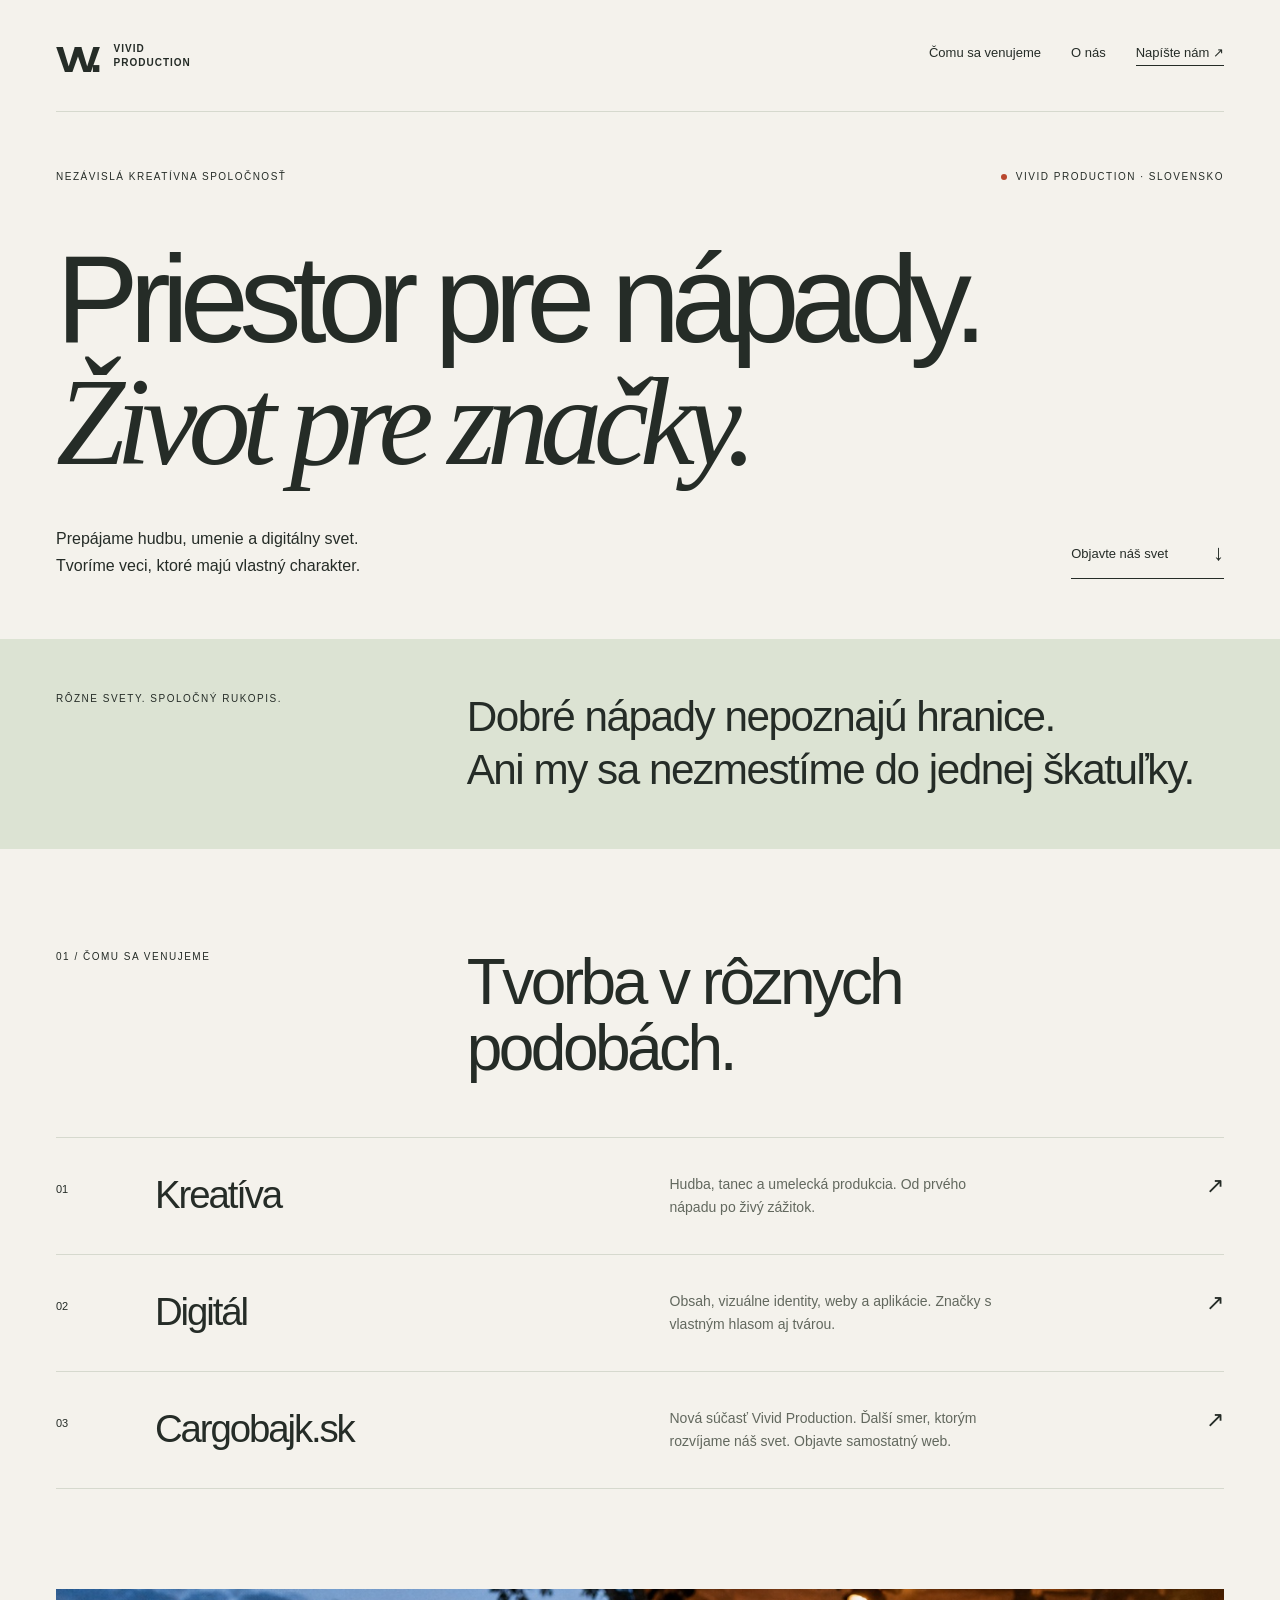
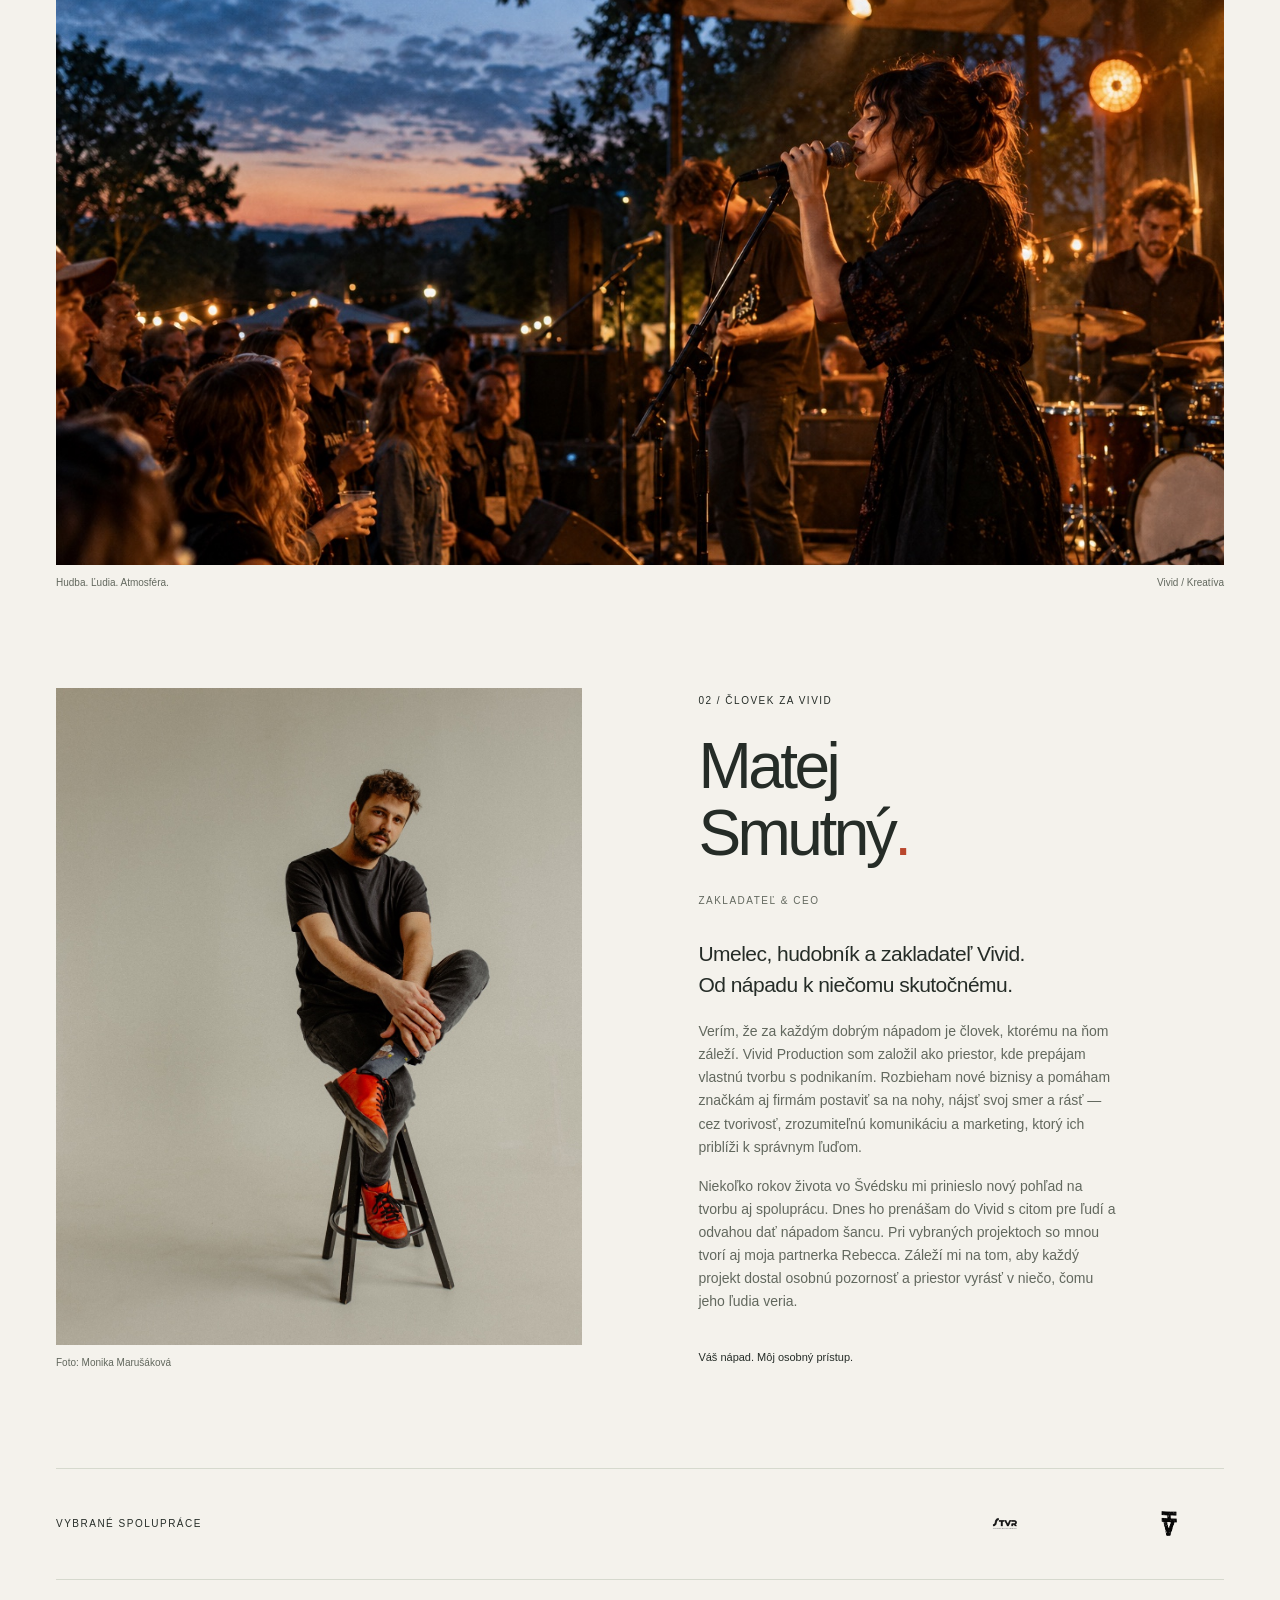
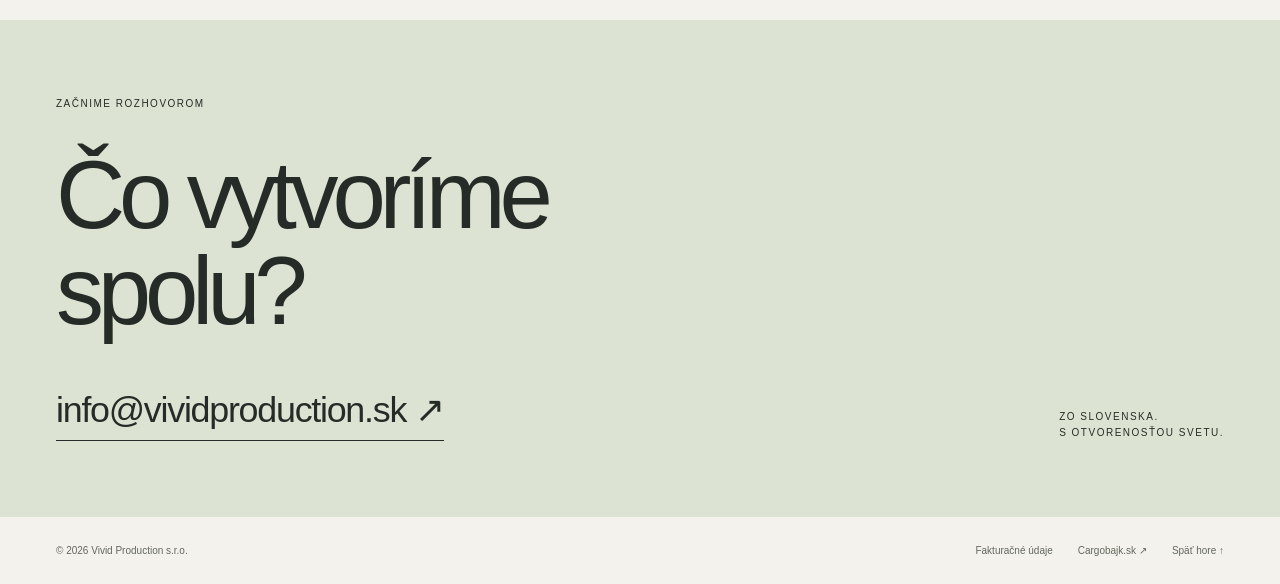
<file: index.html>
<!doctype html>
<html lang="sk"><head><meta charset="utf-8"><meta name="viewport" content="width=device-width, initial-scale=1"><meta name="theme-color" content="#f4f2ec"><meta name="description" content="Nezávislá kreatívna spoločnosť. Hudba, umenie, obsah, weby a aplikácie. Objavte svet Vivid Production a Cargobajk.sk."><title>Vivid Production — Kreatíva. Digitál. Nové smery.</title><link rel="icon" href="assets/favicon.svg" type="image/svg+xml"><link rel="stylesheet" href="vivid.css"></head><body id="top"><a class="skip" href="#main">Prejsť na obsah</a><div class="wrap"><header class="header"><a class="brand" href="index.html" aria-label="Vivid Production — domov"><span class="brand-mark" aria-hidden="true">vv.</span><span class="brand-name">VIVID<br>PRODUCTION</span></a><nav class="nav" aria-label="Hlavná navigácia"><a href="index.html#oblasti">Čomu sa venujeme</a><a href="index.html#o-nas">O nás</a><a class="contact-link" href="#kontakt">Napíšte nám ↗</a></nav></header></div><main id="main"><div class="wrap"><section class="hero"><div class="hero-top"><span class="eyebrow">Nezávislá kreatívna spoločnosť</span><span class="eyebrow status"><span class="dot" aria-hidden="true"></span>Vivid Production · Slovensko</span></div><h1>Priestor pre nápady.<br><em>Život pre značky.</em></h1><div class="hero-bottom"><p>Prepájame hudbu, umenie a digitálny svet.<br>Tvoríme veci, ktoré majú vlastný charakter.</p><a class="text-link" href="#oblasti">Objavte náš svet <span class="arrow" aria-hidden="true">↓</span></a></div></section></div>
<section class="manifesto"><div class="wrap manifesto-inner"><span class="eyebrow">Rôzne svety. Spoločný rukopis.</span><p>Dobré nápady nepoznajú hranice.<br>Ani my sa nezmestíme do jednej škatuľky.</p></div></section>
<div class="wrap"><section class="section" id="oblasti"><div class="section-head"><span class="eyebrow">01 / Čomu sa venujeme</span><h2>Tvorba v rôznych<br>podobách.</h2></div><div class="fields"><a class="field" href="kreativa.html"><span class="number">01</span><h3>Kreatíva</h3><p>Hudba, tanec a umelecká produkcia. Od prvého nápadu po živý zážitok.</p><span class="arrow" aria-hidden="true">↗</span></a><a class="field" href="digital.html"><span class="number">02</span><h3>Digitál</h3><p>Obsah, vizuálne identity, weby a aplikácie. Značky s vlastným hlasom aj tvárou.</p><span class="arrow" aria-hidden="true">↗</span></a><a class="field" href="https://cargobajk.sk"><span class="number">03</span><h3>Cargobajk.sk</h3><p>Nová súčasť Vivid Production. Ďalší smer, ktorým rozvíjame náš svet. Objavte samostatný web.</p><span class="arrow" aria-hidden="true">↗</span></a></div></section>
<figure><img class="wide-image" src="vivid-concert.jpg" width="1536" height="1024" alt="Komorný koncert pod holým nebom — speváčka s kapelou" loading="lazy"><figcaption class="image-caption"><span>Hudba. Ľudia. Atmosféra.</span><span>Vivid / Kreatíva</span></figcaption></figure>
<section class="section founder" id="o-nas"><figure><img src="assets/matej-smutny-monika-marusakova.jpg" alt="Matej Smutný, zakladateľ Vivid Production, sedí na vysokej stoličke" width="1200" height="1800" loading="lazy"><figcaption>Foto: Monika Marušáková</figcaption></figure><div><span class="eyebrow">02 / Človek za Vivid</span><h2>Matej<br>Smutný<span style="color:var(--accent)">.</span></h2><span class="eyebrow muted">Zakladateľ &amp; CEO</span><p class="intro">Umelec, hudobník a zakladateľ Vivid.<br>Od nápadu k niečomu skutočnému.</p><p class="bio">Verím, že za každým dobrým nápadom je človek, ktorému na ňom záleží. Vivid Production som založil ako priestor, kde prepájam vlastnú tvorbu s podnikaním. Rozbieham nové biznisy a pomáham značkám aj firmám postaviť sa na nohy, nájsť svoj smer a rásť — cez tvorivosť, zrozumiteľnú komunikáciu a marketing, ktorý ich priblíži k správnym ľuďom.</p><p class="bio" style="margin-top:16px">Niekoľko rokov života vo Švédsku mi prinieslo nový pohľad na tvorbu aj spoluprácu. Dnes ho prenášam do Vivid s citom pre ľudí a odvahou dať nápadom šancu. Pri vybraných projektoch so mnou tvorí aj moja partnerka Rebecca. Záleží mi na tom, aby každý projekt dostal osobnú pozornosť a priestor vyrásť v niečo, čomu jeho ľudia veria.</p><p class="signature">Váš nápad. Môj osobný prístup.</p></div></section>
<section class="partners" aria-label="Vybrané spolupráce"><span class="eyebrow">Vybrané spolupráce</span><div class="partner-logos"><img src="stvr.png" alt="STVR" loading="lazy"><img src="vividhues.png" alt="Vivid Hues" loading="lazy"></div></section></div><section class="contact" id="kontakt"><div class="wrap"><div class="eyebrow">Začnime rozhovorom</div><h2>Čo vytvoríme<br>spolu?</h2><div class="contact-bottom"><a class="contact-email" href="mailto:info@vividproduction.sk">info@vividproduction.sk ↗</a><span class="eyebrow">Zo Slovenska.<br>S otvorenosťou svetu.</span></div></div></section></main><div class="wrap"><footer class="footer"><span>© 2026 Vivid Production s.r.o.</span><div class="footer-links"><a href="fakturacne-udaje.html">Fakturačné údaje</a><a href="https://cargobajk.sk">Cargobajk.sk ↗</a><a href="#top">Späť hore ↑</a></div></footer></div></body></html>
</file>
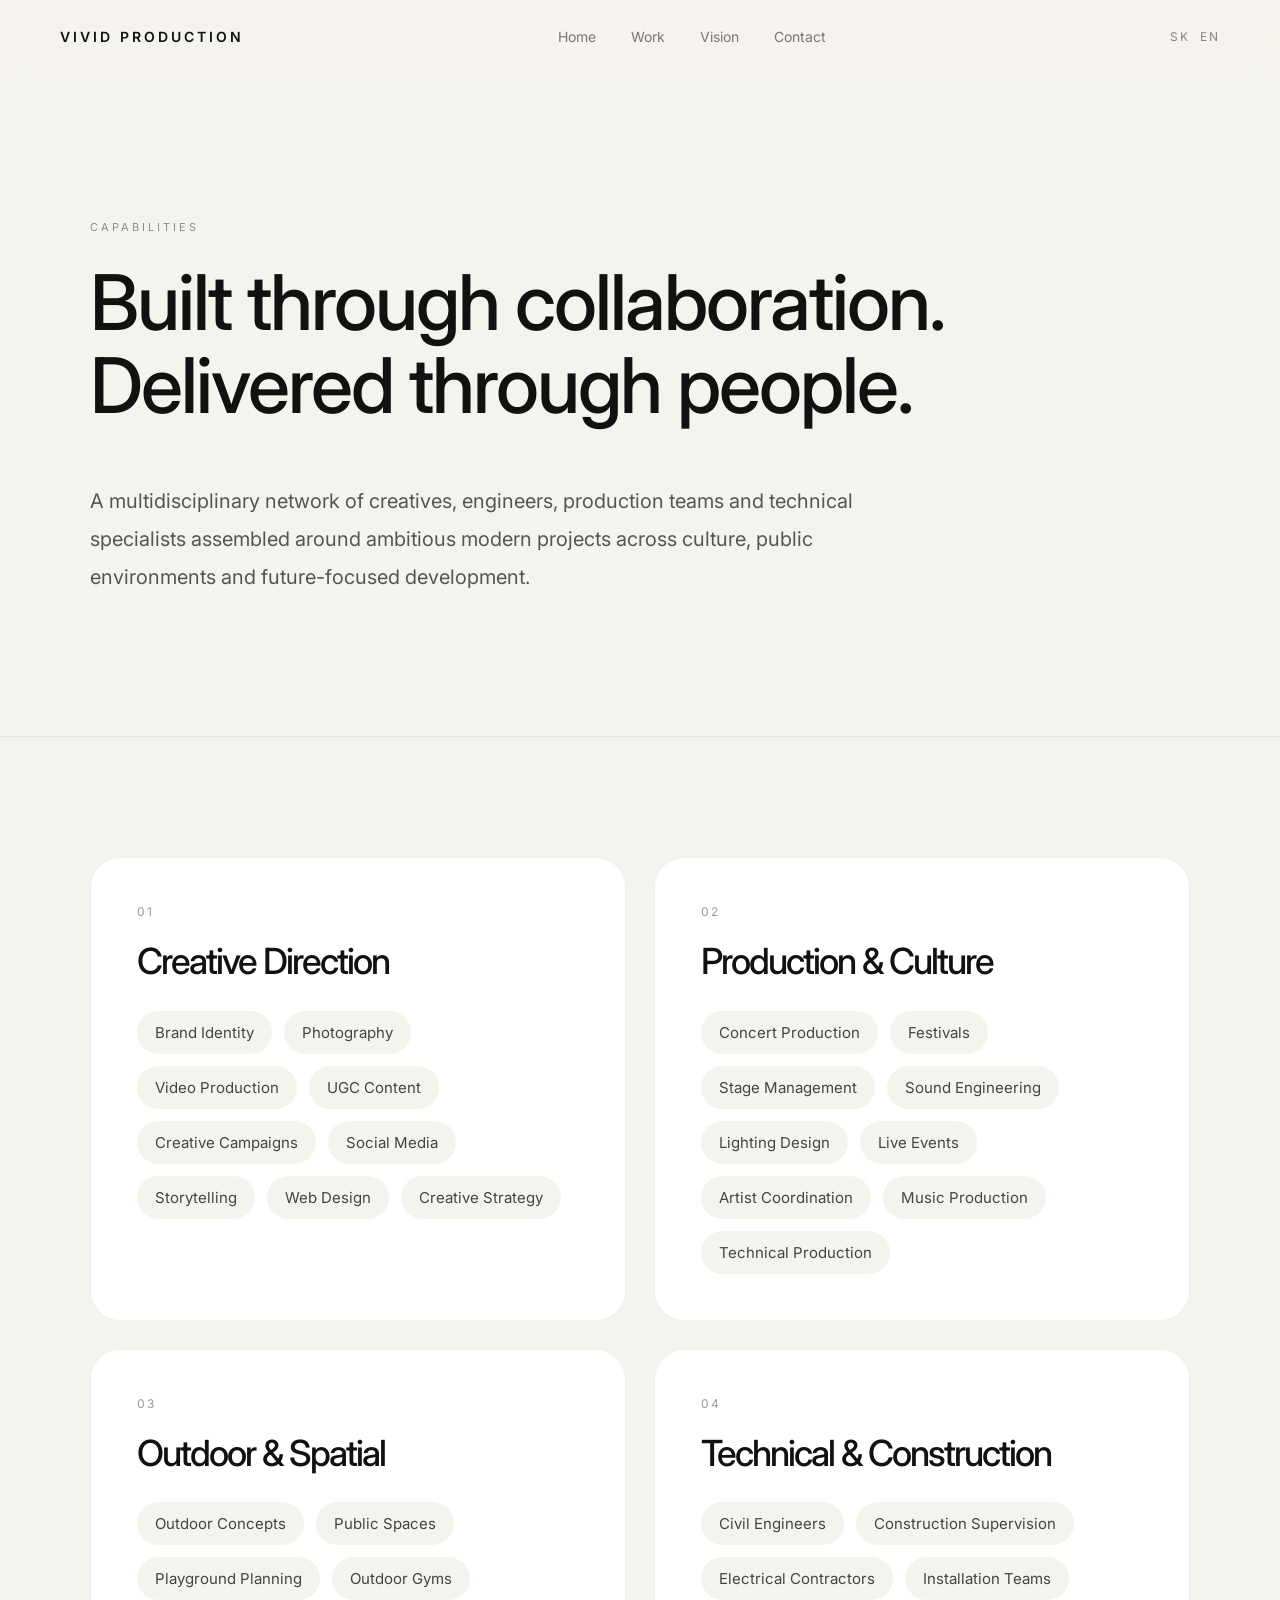
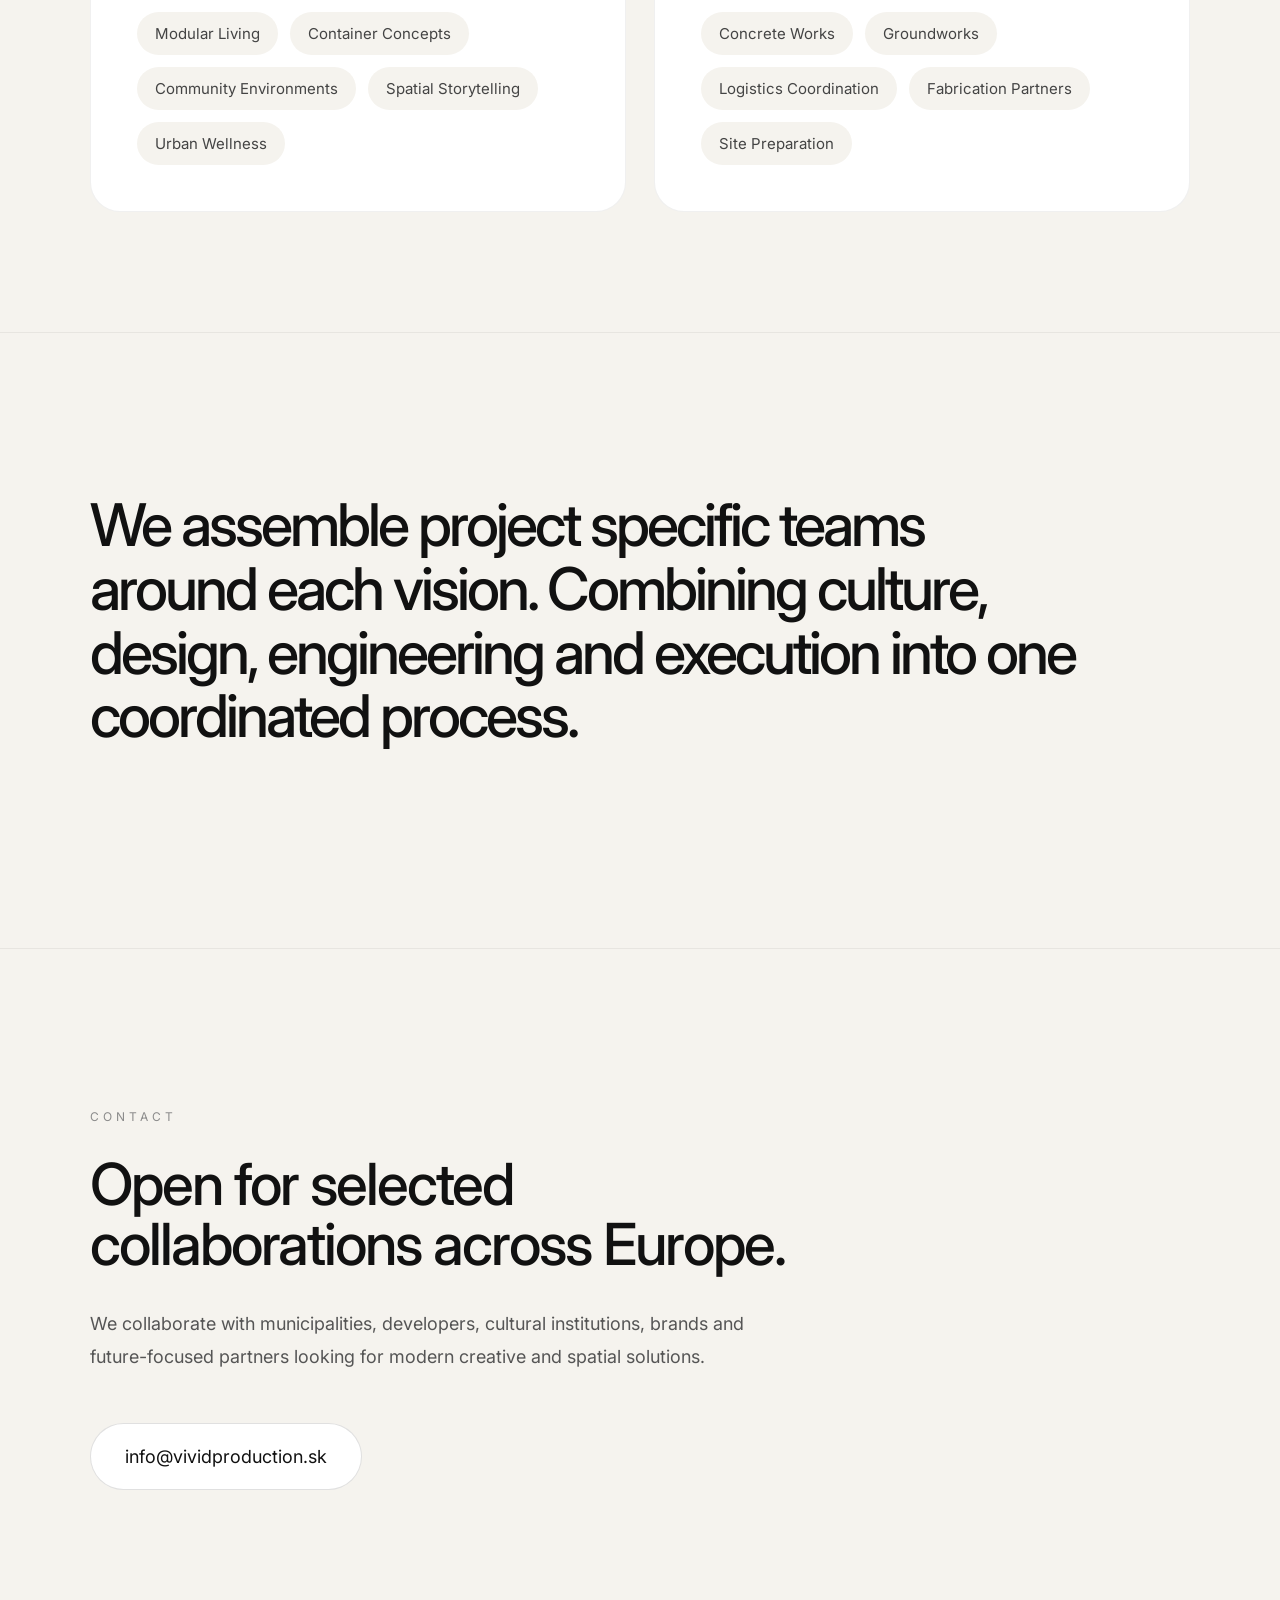
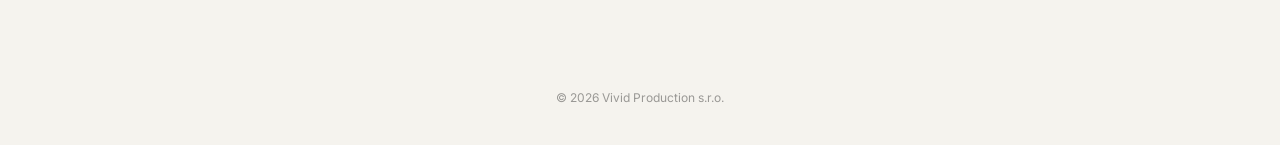
<file: capabilities.html>
<!DOCTYPE html>
<html lang="sk">
<head>
<meta charset="UTF-8">
<meta name="viewport" content="width=device-width, initial-scale=1.0">

<title>Capabilities — Vivid Production</title>

<link rel="preconnect" href="https://fonts.googleapis.com">
<link rel="preconnect" href="https://fonts.gstatic.com" crossorigin>

<link href="https://fonts.googleapis.com/css2?family=Inter:wght@300;400;500;600&display=swap" rel="stylesheet">

<style>

*{
    margin:0;
    padding:0;
    box-sizing:border-box;
}

html{
    scroll-behavior:smooth;
}

body{
    font-family:'Inter',sans-serif;
    background:#f5f3ee;
    color:#111;
    overflow-x:hidden;
}

/* NAV */

header{
    position:fixed;
    top:0;
    left:0;
    width:100%;
    padding:28px 60px;
    display:flex;
    justify-content:space-between;
    align-items:center;
    z-index:1000;
    background:rgba(245,243,238,0.72);
    backdrop-filter:blur(16px);
}

.logo{
    font-size:14px;
    letter-spacing:3px;
    font-weight:600;
    text-transform:uppercase;
}

nav{
    display:flex;
    gap:35px;
}

nav a{
    text-decoration:none;
    color:#111;
    font-size:14px;
    opacity:0.55;
    transition:0.3s;
}

nav a:hover{
    opacity:1;
}

.lang-switch{
    display:flex;
    gap:10px;
    margin-left:30px;
}

.lang-switch button{
    border:none;
    background:none;
    cursor:pointer;
    font-size:12px;
    letter-spacing:2px;
    opacity:0.45;
    transition:.3s;
    font-family:'Inter',sans-serif;
}

.lang-switch button:hover{
    opacity:1;
}

/* HERO */

.hero{
    padding:220px 7% 140px;
    border-bottom:1px solid rgba(0,0,0,0.06);
}

.kicker{
    font-size:11px;
    letter-spacing:3px;
    text-transform:uppercase;
    opacity:0.45;
    margin-bottom:28px;
}

.hero h1{
    font-size:clamp(48px,6vw,92px);
    line-height:1.08;
    letter-spacing:-2px;
    font-weight:500;
    max-width:1200px;
    margin-bottom:54px;
}

.hero p{
    font-size:20px;
    line-height:1.9;
    color:#555;
    max-width:820px;
}

/* GRID */

.capabilities{
    padding:120px 7%;
}

.cap-grid{
    display:grid;
    grid-template-columns:repeat(2,1fr);
    gap:28px;
}

.cap-card{
    background:white;
    border-radius:30px;
    padding:46px;
    border:1px solid rgba(0,0,0,0.06);
    transition:.4s ease;
}

.cap-card:hover{
    transform:translateY(-4px);
}

.cap-card span{
    font-size:12px;
    letter-spacing:2px;
    text-transform:uppercase;
    color:#999;
    display:block;
    margin-bottom:24px;
}

.cap-card h2{
    font-size:36px;
    line-height:1.05;
    letter-spacing:-2px;
    font-weight:500;
    margin-bottom:30px;
}

.cap-list{
    display:flex;
    flex-wrap:wrap;
    gap:12px;
}

.cap-list div{
    padding:12px 18px;
    background:#f5f3ee;
    border-radius:100px;
    font-size:15px;
    color:#444;
}

/* STATEMENT */

.statement{
    padding:160px 7%;
    border-top:1px solid rgba(0,0,0,0.06);
}

.statement h2{
    font-size:clamp(34px,4.6vw,64px);
    line-height:1.08;
    letter-spacing:-3px;
    font-weight:500;
    max-width:1000px;
    margin-bottom:40px;
}

.statement p{
    font-size:20px;
    line-height:1.9;
    color:#555;
    max-width:760px;
}

/* CONTACT */

.contact{
    padding:160px 7%;
    border-top:1px solid rgba(0,0,0,0.06);
}

.contact-label{
    font-size:12px;
    letter-spacing:4px;
    text-transform:uppercase;
    color:#8b8b8b;
    margin-bottom:30px;
}

.contact h2{
    font-size:clamp(36px,5vw,58px);
    line-height:1.04;
    letter-spacing:-2px;
    font-weight:500;
    max-width:700px;
    margin-bottom:34px;
}

.contact p{
    max-width:700px;
    font-size:18px;
    line-height:1.8;
    color:#555;
    margin-bottom:50px;
}

.contact-button{
    display:inline-flex;
    align-items:center;
    justify-content:center;
    padding:22px 34px;
    border:1px solid rgba(0,0,0,0.12);
    border-radius:100px;
    text-decoration:none;
    color:#111;
    font-size:18px;
    transition:all .35s ease;
    background:white;
}

.contact-button:hover{
    transform:translateY(-2px);
    border-color:#111;
    background:#111;
    color:white;
}

/* FOOTER */

footer{
    padding:40px;
    text-align:center;
    font-size:12px;
    opacity:0.4;
}

/* ANIMATION */

.fade{
    opacity:0;
    transform:translateY(40px);
    transition:1.2s ease;
}

.fade.visible{
    opacity:1;
    transform:translateY(0);
}

/* MOBILE */

@media(max-width:1100px){

.cap-grid{
    grid-template-columns:1fr;
}

}

@media(max-width:768px){

header{
    padding:22px;
}

nav{
    display:none;
}

.hero{
    padding:180px 22px 100px;
}

.capabilities{
    padding:100px 22px;
}

.statement{
    padding:120px 22px;
}

.contact{
    padding:120px 22px;
}

.hero h1{
    letter-spacing:-2px;
}

.cap-card{
    padding:34px;
}

.hero p,
.statement p,
.contact p{
    font-size:17px;
}

}

</style>
</head>

<body>

<header>

<div class="logo">
Vivid Production
</div>

<nav>

<a href="index.html"
data-sk="Domov"
data-en="Home">
Home
</a>

<a href="index.html#work"
data-sk="Projekty"
data-en="Work">
Work
</a>

<a href="index.html#vision"
data-sk="Vízia"
data-en="Vision">
Vision
</a>

<a href="#contact"
data-sk="Kontakt"
data-en="Contact">
Contact
</a>

</nav>

<div class="lang-switch">
<button onclick="setLanguage('sk')">SK</button>
<button onclick="setLanguage('en')">EN</button>
</div>

</header>

<section class="hero fade">

<div class="kicker"
data-sk="Možnosti"
data-en="Capabilities">
Capabilities
</div>

<h1
data-sk="Postavené na spolupráci.<br>Doručené cez ľudí."
data-en="Built through collaboration.<br>Delivered through people.">
Built through collaboration.<br>
Delivered through people.
</h1>

<p
data-sk="Multidisciplinárna sieť kreatívcov, inžinierov, produkčných tímov a technických špecialistov vytvorená pre ambiciózne moderné projekty v oblasti kultúry, verejných priestorov a budúceho developmentu."
data-en="A multidisciplinary network of creatives, engineers, production teams and technical specialists assembled around ambitious modern projects across culture, public environments and future-focused development.">
A multidisciplinary network of creatives, engineers, production teams and technical specialists assembled around ambitious modern projects across culture, public environments and future-focused development.
</p>

</section>

<section class="capabilities fade">

<div class="cap-grid">

<div class="cap-card">

<span>01</span>

<h2
data-sk="Kreatívny Smer"
data-en="Creative Direction">
Creative Direction
</h2>

<div class="cap-list">
<div data-sk="Brand Identita" data-en="Brand Identity">Brand Identity</div>
<div data-sk="Fotografia" data-en="Photography">Photography</div>
<div data-sk="Video Produkcia" data-en="Video Production">Video Production</div>
<div data-sk="UGC Obsah" data-en="UGC Content">UGC Content</div>
<div data-sk="Kampane" data-en="Creative Campaigns">Creative Campaigns</div>
<div data-sk="Sociálne Médiá" data-en="Social Media">Social Media</div>
<div data-sk="Storytelling" data-en="Storytelling">Storytelling</div>
<div data-sk="Web Dizajn" data-en="Web Design">Web Design</div>
<div data-sk="Kreatívna Stratégia" data-en="Creative Strategy">Creative Strategy</div>
</div>

</div>

<div class="cap-card">

<span>02</span>

<h2
data-sk="Produkcia & Kultúra"
data-en="Production & Culture">
Production & Culture
</h2>

<div class="cap-list">
<div data-sk="Koncertná Produkcia" data-en="Concert Production">Concert Production</div>
<div data-sk="Festivaly" data-en="Festivals">Festivals</div>
<div data-sk="Stage Management" data-en="Stage Management">Stage Management</div>
<div data-sk="Zvukový Dizajn" data-en="Sound Engineering">Sound Engineering</div>
<div data-sk="Svetelný Dizajn" data-en="Lighting Design">Lighting Design</div>
<div data-sk="Live Eventy" data-en="Live Events">Live Events</div>
<div data-sk="Koordinácia Umelcov" data-en="Artist Coordination">Artist Coordination</div>
<div data-sk="Hudobná Produkcia" data-en="Music Production">Music Production</div>
<div data-sk="Technická Produkcia" data-en="Technical Production">Technical Production</div>
</div>

</div>

<div class="cap-card">

<span>03</span>

<h2
data-sk="Outdoor & Priestory"
data-en="Outdoor & Spatial">
Outdoor & Spatial
</h2>

<div class="cap-list">
<div data-sk="Outdoor Koncepty" data-en="Outdoor Concepts">Outdoor Concepts</div>
<div data-sk="Verejné Priestory" data-en="Public Spaces">Public Spaces</div>
<div data-sk="Návrh Ihrísk" data-en="Playground Planning">Playground Planning</div>
<div data-sk="Outdoor Gyms" data-en="Outdoor Gyms">Outdoor Gyms</div>
<div data-sk="Modulárne Bývanie" data-en="Modular Living">Modular Living</div>
<div data-sk="Kontajnerové Koncepty" data-en="Container Concepts">Container Concepts</div>
<div data-sk="Komunitné Prostredia" data-en="Community Environments">Community Environments</div>
<div data-sk="Priestorový Storytelling" data-en="Spatial Storytelling">Spatial Storytelling</div>
<div data-sk="Urban Wellness" data-en="Urban Wellness">Urban Wellness</div>
</div>

</div>

<div class="cap-card">

<span>04</span>

<h2
data-sk="Technické & Stavebné"
data-en="Technical & Construction">
Technical & Construction
</h2>

<div class="cap-list">
<div data-sk="Stavební Inžinieri" data-en="Civil Engineers">Civil Engineers</div>
<div data-sk="Stavebný Dozor" data-en="Construction Supervision">Construction Supervision</div>
<div data-sk="Elektrikárske Firmy" data-en="Electrical Contractors">Electrical Contractors</div>
<div data-sk="Montážne Tímy" data-en="Installation Teams">Installation Teams</div>
<div data-sk="Betónové Práce" data-en="Concrete Works">Concrete Works</div>
<div data-sk="Zemné Práce" data-en="Groundworks">Groundworks</div>
<div data-sk="Koordinácia Logistiky" data-en="Logistics Coordination">Logistics Coordination</div>
<div data-sk="Výrobní Partneri" data-en="Fabrication Partners">Fabrication Partners</div>
<div data-sk="Príprava Stavieb" data-en="Site Preparation">Site Preparation</div>
</div>

</div>

</div>

</section>

<section class="statement fade">

<h2
data-sk="Ku každému projektu skladáme špecifické tímy. Prepájame kultúru, dizajn, inžiniering a realizáciu do jedného koordinovaného procesu."
data-en="We assemble project specific teams around each vision. Combining culture, design, engineering and execution into one coordinated process."
We assemble project-specific teams around each vision — combining culture, design, engineering and execution into one coordinated process.
</h2>

<p
data-sk="Náš prístup stojí na dlhodobých spoluprácach, overených externých partneroch a multidisciplinárnom myslení naprieč kreatívnou produkciou, verejnými priestormi a budúcimi priestorovými konceptmi."
data-en="Our approach is based on long-term collaborations, trusted external partners and multidisciplinary thinking across creative production, public environments and future-oriented spatial concepts.">
Our approach is based on long-term collaborations, trusted external partners and multidisciplinary thinking across creative production, public environments and future-oriented spatial concepts.
</p>

</section>

<section class="contact fade" id="contact">

<div class="contact-label"
data-sk="KONTAKT"
data-en="CONTACT">
CONTACT
</div>

<h2
data-sk="Otvorení vybraným spoluprácam naprieč Európou."
data-en="Open for selected collaborations across Europe.">
Open for selected collaborations across Europe.
</h2>

<p
data-sk="Spolupracujeme s mestami, developermi, kultúrnymi inštitúciami, značkami a partnermi orientovanými na moderné kreatívne a priestorové riešenia."
data-en="We collaborate with municipalities, developers, cultural institutions, brands and future-focused partners looking for modern creative and spatial solutions.">
We collaborate with municipalities, developers, cultural institutions, brands and future-focused partners looking for modern creative and spatial solutions.
</p>

<a class="contact-button" href="mailto:info@vividproduction.sk">
info@vividproduction.sk
</a>

</section>

<footer>
© 2026 Vivid Production s.r.o.
</footer>

<script>

const fades = document.querySelectorAll('.fade');

const observer = new IntersectionObserver(entries => {

entries.forEach(entry => {

if(entry.isIntersecting){
entry.target.classList.add('visible');
}

});

}, {
threshold:0.15
});

fades.forEach(fade => {
observer.observe(fade);
});

function setLanguage(lang){

localStorage.setItem("language", lang);

document.querySelectorAll("[data-sk]").forEach(el => {

if(lang === "sk"){
el.innerHTML = el.getAttribute("data-sk");
}
else{
el.innerHTML = el.getAttribute("data-en");
}

});

}

const savedLanguage = localStorage.getItem("language") || "en";

setLanguage(savedLanguage);

</script>

</body>
</html>
</file>
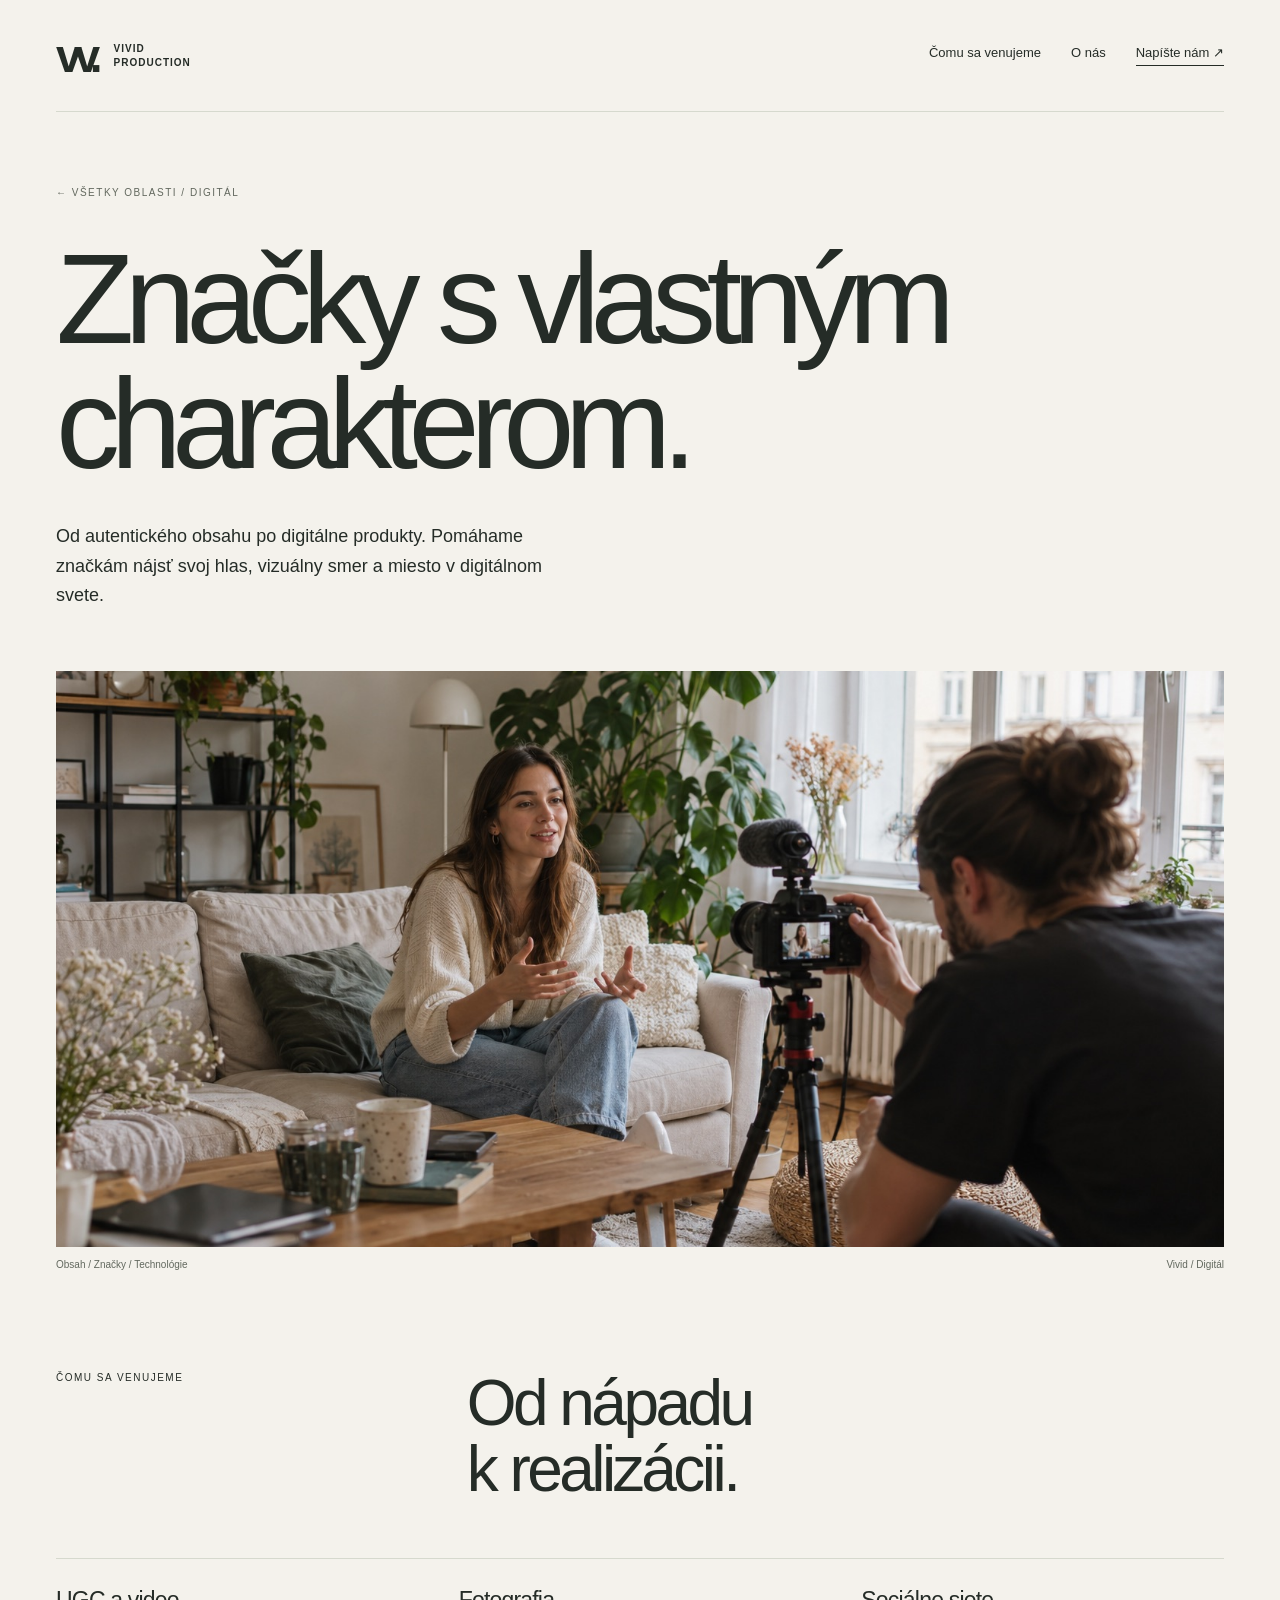
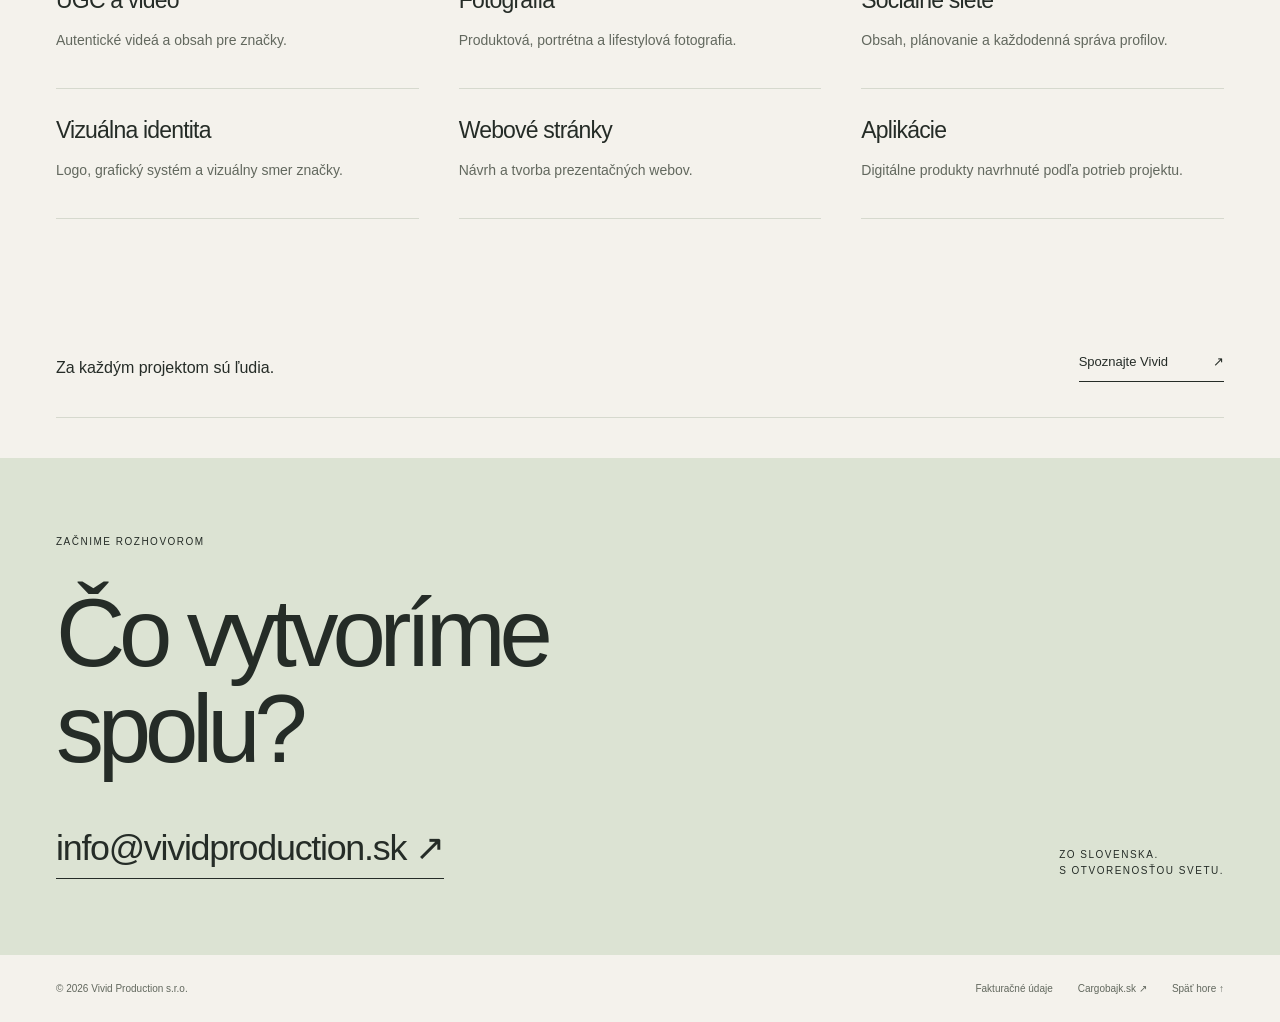
<file: digital.html>
<!doctype html>
<html lang="sk"><head><meta charset="utf-8"><meta name="viewport" content="width=device-width, initial-scale=1"><meta name="theme-color" content="#f4f2ec"><meta name="description" content="Od autentického obsahu po digitálne produkty. Pomáhame značkám nájsť svoj hlas, vizuálny smer a miesto v digitálnom svete."><title>Digitál | Vivid Production</title><link rel="icon" href="assets/favicon.svg" type="image/svg+xml"><link rel="stylesheet" href="vivid.css"></head><body id="top"><a class="skip" href="#main">Prejsť na obsah</a><div class="wrap"><header class="header"><a class="brand" href="index.html" aria-label="Vivid Production — domov"><span class="brand-mark" aria-hidden="true">vv.</span><span class="brand-name">VIVID<br>PRODUCTION</span></a><nav class="nav" aria-label="Hlavná navigácia"><a href="index.html#oblasti">Čomu sa venujeme</a><a href="index.html#o-nas">O nás</a><a class="contact-link" href="#kontakt">Napíšte nám ↗</a></nav></header></div><main id="main"><div class="wrap"><section class="detail-hero"><a class="eyebrow muted" href="index.html#oblasti">← Všetky oblasti / Digitál</a><h1>Značky s vlastným<br>charakterom.</h1><p>Od autentického obsahu po digitálne produkty. Pomáhame značkám nájsť svoj hlas, vizuálny smer a miesto v digitálnom svete.</p></section><figure><img class="wide-image" src="vivid-ugc.jpg" alt="Tvorba krátkeho videa v prirodzenom domácom prostredí" width="1536" height="1024"><figcaption class="image-caption"><span>Obsah / Značky / Technológie</span><span>Vivid / Digitál</span></figcaption></figure><section class="section"><div class="section-head"><span class="eyebrow">Čomu sa venujeme</span><h2>Od nápadu<br>k realizácii.</h2></div><div class="services-grid"><article class="service"><h3>UGC a video</h3><p>Autentické videá a obsah pre značky.</p></article><article class="service"><h3>Fotografia</h3><p>Produktová, portrétna a lifestylová fotografia.</p></article><article class="service"><h3>Sociálne siete</h3><p>Obsah, plánovanie a každodenná správa profilov.</p></article><article class="service"><h3>Vizuálna identita</h3><p>Logo, grafický systém a vizuálny smer značky.</p></article><article class="service"><h3>Webové stránky</h3><p>Návrh a tvorba prezentačných webov.</p></article><article class="service"><h3>Aplikácie</h3><p>Digitálne produkty navrhnuté podľa potrieb projektu.</p></article></div></section><div class="about-link"><p>Za každým projektom sú ľudia.</p><a class="text-link" href="index.html#o-nas">Spoznajte Vivid <span aria-hidden="true">↗</span></a></div></div><section class="contact" id="kontakt"><div class="wrap"><div class="eyebrow">Začnime rozhovorom</div><h2>Čo vytvoríme<br>spolu?</h2><div class="contact-bottom"><a class="contact-email" href="mailto:info@vividproduction.sk">info@vividproduction.sk ↗</a><span class="eyebrow">Zo Slovenska.<br>S otvorenosťou svetu.</span></div></div></section></main><div class="wrap"><footer class="footer"><span>© 2026 Vivid Production s.r.o.</span><div class="footer-links"><a href="fakturacne-udaje.html">Fakturačné údaje</a><a href="https://cargobajk.sk">Cargobajk.sk ↗</a><a href="#top">Späť hore ↑</a></div></footer></div></body></html>
</file>
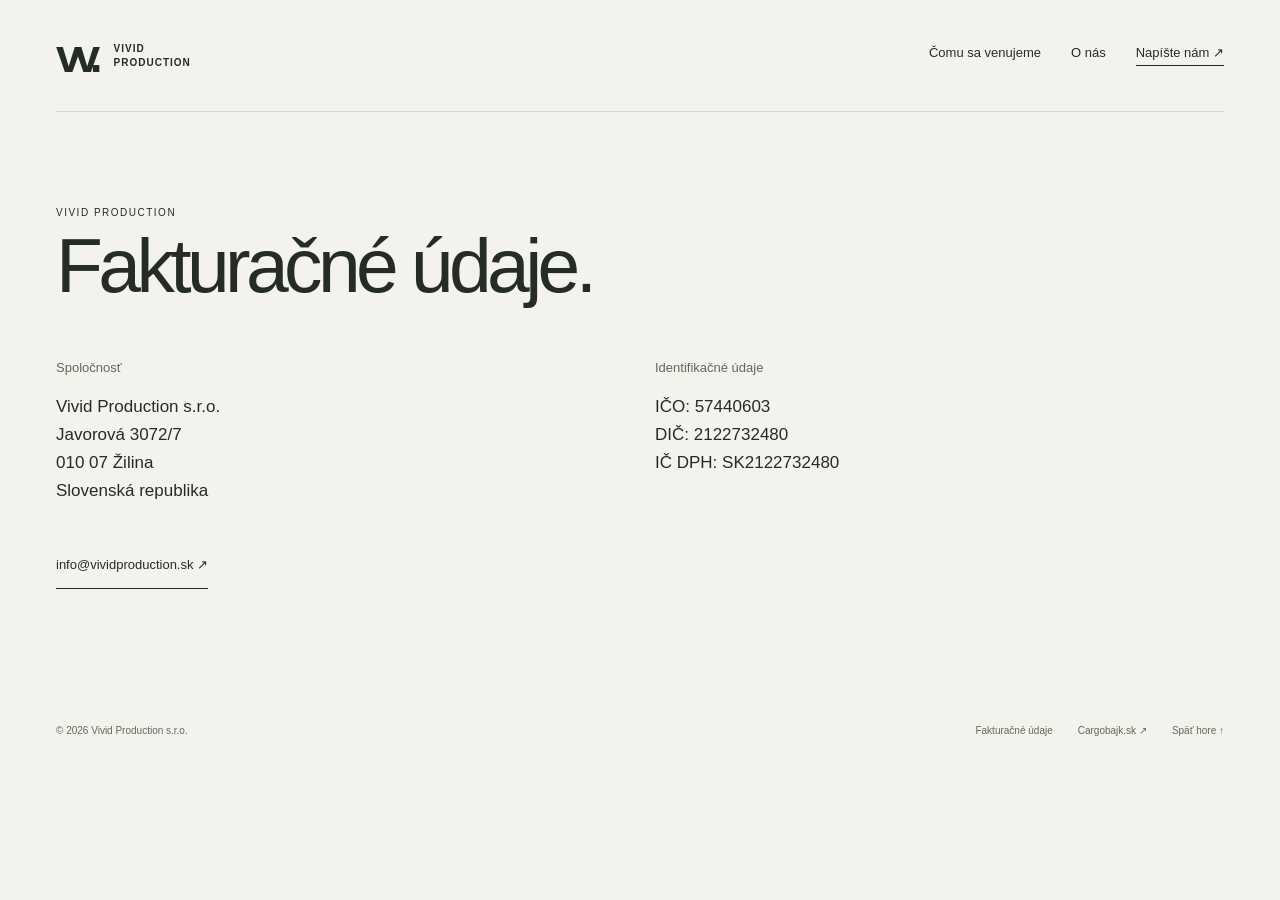
<file: fakturacne-udaje.html>
<!doctype html>
<html lang="sk"><head><meta charset="utf-8"><meta name="viewport" content="width=device-width, initial-scale=1"><meta name="theme-color" content="#f4f2ec"><meta name="description" content="Fakturačné a kontaktné údaje spoločnosti Vivid Production s.r.o."><title>Fakturačné údaje | Vivid Production</title><link rel="icon" href="assets/favicon.svg" type="image/svg+xml"><link rel="stylesheet" href="vivid.css"></head><body id="top"><a class="skip" href="#main">Prejsť na obsah</a><div class="wrap"><header class="header"><a class="brand" href="index.html" aria-label="Vivid Production — domov"><span class="brand-mark" aria-hidden="true">vv.</span><span class="brand-name">VIVID<br>PRODUCTION</span></a><nav class="nav" aria-label="Hlavná navigácia"><a href="index.html#oblasti">Čomu sa venujeme</a><a href="index.html#o-nas">O nás</a><a class="contact-link" href="#kontakt">Napíšte nám ↗</a></nav></header></div><main id="main" class="wrap billing"><span class="eyebrow">Vivid Production</span><h1>Fakturačné údaje.</h1><div class="billing-grid"><div><h2>Spoločnosť</h2><p>Vivid Production s.r.o.<br>Javorová 3072/7<br>010 07 Žilina<br>Slovenská republika</p></div><div><h2>Identifikačné údaje</h2><p>IČO: 57440603<br>DIČ: 2122732480<br>IČ DPH: SK2122732480</p></div></div><p style="margin-top:45px" id="kontakt"><a class="text-link" href="mailto:info@vividproduction.sk">info@vividproduction.sk ↗</a></p></main><div class="wrap"><footer class="footer"><span>© 2026 Vivid Production s.r.o.</span><div class="footer-links"><a href="fakturacne-udaje.html">Fakturačné údaje</a><a href="https://cargobajk.sk">Cargobajk.sk ↗</a><a href="#top">Späť hore ↑</a></div></footer></div></body></html>
</file>
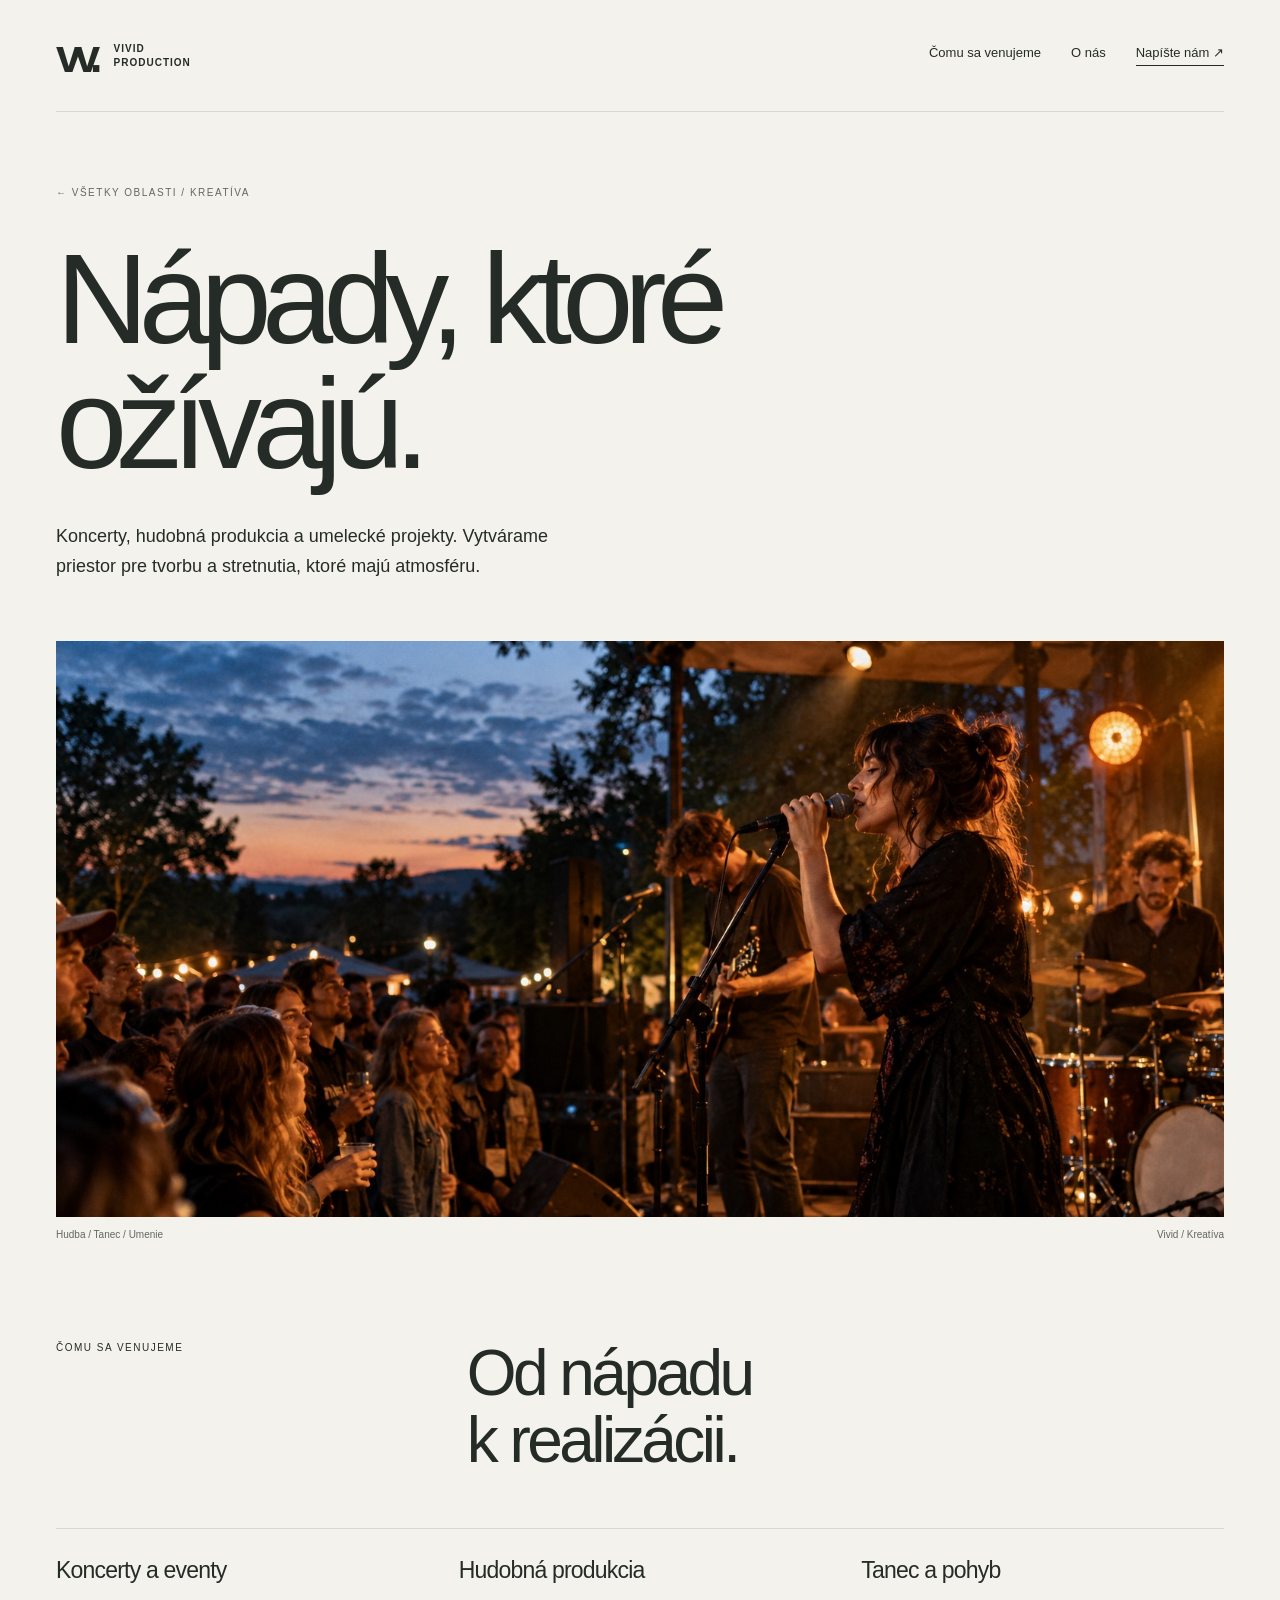
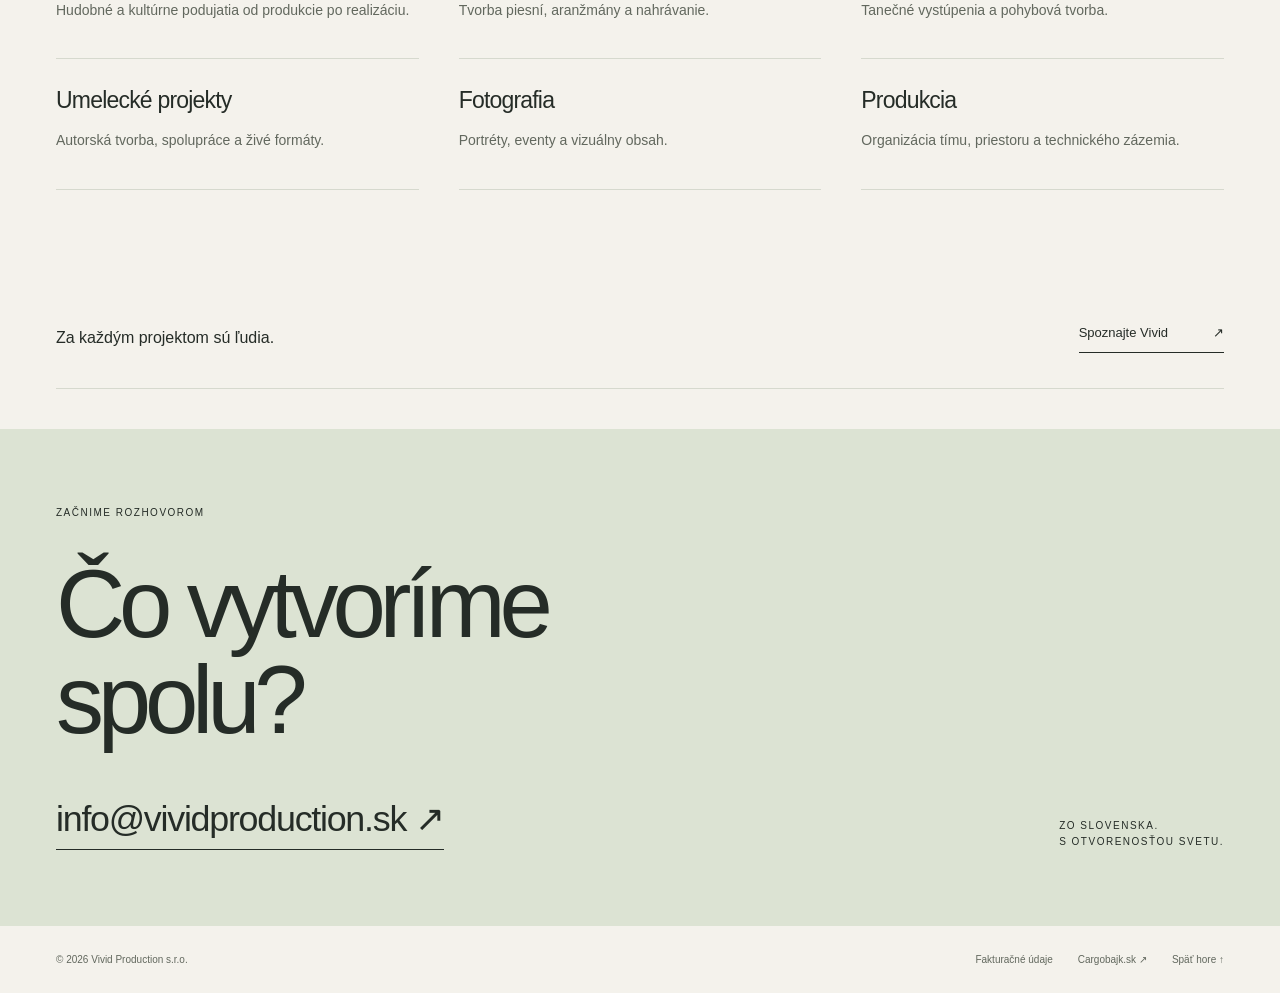
<file: kreativa.html>
<!doctype html>
<html lang="sk"><head><meta charset="utf-8"><meta name="viewport" content="width=device-width, initial-scale=1"><meta name="theme-color" content="#f4f2ec"><meta name="description" content="Koncerty, hudobná produkcia a umelecké projekty. Vytvárame priestor pre tvorbu a stretnutia, ktoré majú atmosféru."><title>Kreatíva | Vivid Production</title><link rel="icon" href="assets/favicon.svg" type="image/svg+xml"><link rel="stylesheet" href="vivid.css"></head><body id="top"><a class="skip" href="#main">Prejsť na obsah</a><div class="wrap"><header class="header"><a class="brand" href="index.html" aria-label="Vivid Production — domov"><span class="brand-mark" aria-hidden="true">vv.</span><span class="brand-name">VIVID<br>PRODUCTION</span></a><nav class="nav" aria-label="Hlavná navigácia"><a href="index.html#oblasti">Čomu sa venujeme</a><a href="index.html#o-nas">O nás</a><a class="contact-link" href="#kontakt">Napíšte nám ↗</a></nav></header></div><main id="main"><div class="wrap"><section class="detail-hero"><a class="eyebrow muted" href="index.html#oblasti">← Všetky oblasti / Kreatíva</a><h1>Nápady, ktoré<br>ožívajú.</h1><p>Koncerty, hudobná produkcia a umelecké projekty. Vytvárame priestor pre tvorbu a stretnutia, ktoré majú atmosféru.</p></section><figure><img class="wide-image" src="vivid-concert.jpg" alt="Speváčka s kapelou na komornom koncerte pod holým nebom" width="1536" height="1024"><figcaption class="image-caption"><span>Hudba / Tanec / Umenie</span><span>Vivid / Kreatíva</span></figcaption></figure><section class="section"><div class="section-head"><span class="eyebrow">Čomu sa venujeme</span><h2>Od nápadu<br>k realizácii.</h2></div><div class="services-grid"><article class="service"><h3>Koncerty a eventy</h3><p>Hudobné a kultúrne podujatia od produkcie po realizáciu.</p></article><article class="service"><h3>Hudobná produkcia</h3><p>Tvorba piesní, aranžmány a nahrávanie.</p></article><article class="service"><h3>Tanec a pohyb</h3><p>Tanečné vystúpenia a pohybová tvorba.</p></article><article class="service"><h3>Umelecké projekty</h3><p>Autorská tvorba, spolupráce a živé formáty.</p></article><article class="service"><h3>Fotografia</h3><p>Portréty, eventy a vizuálny obsah.</p></article><article class="service"><h3>Produkcia</h3><p>Organizácia tímu, priestoru a technického zázemia.</p></article></div></section><div class="about-link"><p>Za každým projektom sú ľudia.</p><a class="text-link" href="index.html#o-nas">Spoznajte Vivid <span aria-hidden="true">↗</span></a></div></div><section class="contact" id="kontakt"><div class="wrap"><div class="eyebrow">Začnime rozhovorom</div><h2>Čo vytvoríme<br>spolu?</h2><div class="contact-bottom"><a class="contact-email" href="mailto:info@vividproduction.sk">info@vividproduction.sk ↗</a><span class="eyebrow">Zo Slovenska.<br>S otvorenosťou svetu.</span></div></div></section></main><div class="wrap"><footer class="footer"><span>© 2026 Vivid Production s.r.o.</span><div class="footer-links"><a href="fakturacne-udaje.html">Fakturačné údaje</a><a href="https://cargobajk.sk">Cargobajk.sk ↗</a><a href="#top">Späť hore ↑</a></div></footer></div></body></html>
</file>
<file: vivid.css>
@charset "UTF-8";
:root{--paper:#f4f2ec;--ink:#252c27;--muted:#62685e;--line:#d6d9ce;--sage:#dce3d3;--accent:#b9472d}*{box-sizing:border-box}html{scroll-behavior:smooth;scroll-padding-top:30px}body{margin:0;background:var(--paper);color:var(--ink);font-family:Arial,Helvetica,sans-serif;-webkit-font-smoothing:antialiased}a{color:inherit;text-decoration:none}a:focus-visible,summary:focus-visible{outline:2px solid var(--accent);outline-offset:6px}::selection{background:var(--sage)}img{display:block;width:100%;object-fit:cover}p{line-height:1.65}h1,h2,h3,p,figure{margin:0}h1,h2,h3{font-weight:400}.wrap{width:calc(100% - 112px);max-width:1480px;margin:auto}.header{display:flex;justify-content:space-between;align-items:center;min-height:112px;border-bottom:1px solid var(--line);gap:24px}.brand{display:flex;align-items:center;gap:12px}.brand-mark{font-size:46px;font-weight:700;letter-spacing:-7px;line-height:1;padding-right:6px}.brand-name{font-size:10px;line-height:1.35;font-weight:600;letter-spacing:.1em}.nav{display:flex;gap:30px;font-size:13px}.nav a:hover,.text-link:hover{color:var(--accent)}.nav .contact-link{border-bottom:1px solid;padding-bottom:5px}.eyebrow{font-size:10px;letter-spacing:.15em;text-transform:uppercase;line-height:1.6}.muted{color:var(--muted)}.hero{padding:57px 0 60px}.hero-top{display:flex;justify-content:space-between;gap:20px}.status{display:flex;align-items:center;gap:9px}.dot{height:6px;width:6px;background:var(--accent);border-radius:50%}.hero h1{font-size:clamp(70px,9.7vw,155px);line-height:.98;letter-spacing:-.075em;margin:54px 0 43px;max-width:1250px}.hero h1 em{font-family:Georgia,serif;font-weight:400;letter-spacing:-.07em}.hero-bottom{display:grid;grid-template-columns:1fr 1fr;align-items:end;gap:35px}.hero-bottom p{max-width:430px;font-size:16px}.text-link{display:inline-flex;align-items:center;justify-content:space-between;gap:45px;border-bottom:1px solid var(--ink);padding:0 0 12px;font-size:13px;width:fit-content}.hero-bottom .text-link{justify-self:end}.arrow{font-size:22px}.manifesto{background:var(--sage);padding:52px 0}.manifesto-inner{display:grid;grid-template-columns:1fr 2fr;gap:32px}.manifesto p{font-size:clamp(23px,3.3vw,44px);line-height:1.25;letter-spacing:-.035em;max-width:900px}.section{padding:100px 0}.section-head{display:grid;grid-template-columns:1fr 2fr;gap:32px;margin-bottom:55px}.section h2{font-size:clamp(38px,5vw,72px);line-height:1.04;letter-spacing:-.055em}.fields{border-top:1px solid var(--line)}.field{display:grid;grid-template-columns:75px 1fr 1fr 40px;gap:24px;border-bottom:1px solid var(--line);padding:35px 0;align-items:start;transition:color .2s}.field:hover{color:var(--accent)}.field .number{font-size:11px;padding-top:10px}.field h3{font-size:clamp(30px,3vw,45px);letter-spacing:-.055em}.field p{font-size:14px;max-width:340px;color:var(--muted)}.field .arrow{justify-self:end}.wide-image{height:clamp(280px,45vw,650px)}.image-caption{display:flex;justify-content:space-between;padding-top:12px;font-size:10px;color:var(--muted)}.founder{display:grid;grid-template-columns:1fr 1fr;gap:10%;align-items:center}.founder figure{max-width:540px}.founder img{height:auto;aspect-ratio:4/5;object-fit:cover;object-position:center bottom}.founder figcaption{font-size:10px;color:var(--muted);margin-top:12px}.founder h2{margin:24px 0}.founder .intro{font-size:21px;line-height:1.45;letter-spacing:-.025em;margin:30px 0 20px}.founder .bio{font-size:14px;max-width:420px;color:var(--muted)}.founder .signature{margin-top:35px;font-size:11px}.partners{padding:35px 0;border-top:1px solid var(--line);border-bottom:1px solid var(--line);display:flex;justify-content:space-between;align-items:center;gap:30px}.partner-logos{display:flex;gap:55px;align-items:center}.partner-logos img{width:110px;height:40px;object-fit:contain;filter:grayscale(1)}.contact{background:var(--sage);padding:76px 0;margin-top:40px}.contact h2{font-size:clamp(45px,7.5vw,112px);line-height:1;letter-spacing:-.065em;margin:35px 0 50px}.contact-bottom{display:flex;justify-content:space-between;align-items:end;gap:30px}.contact-email{font-size:clamp(18px,2.8vw,36px);letter-spacing:-.035em;border-bottom:1px solid;padding-bottom:9px}.footer{display:flex;justify-content:space-between;gap:24px;font-size:10px;padding:28px 0;color:var(--muted)}.footer-links{display:flex;gap:25px}.skip{position:absolute;top:-100px;left:20px;background:var(--paper);padding:15px;z-index:10}.skip:focus{top:10px}.detail-hero{padding:70px 0 60px}.detail-hero h1{font-size:clamp(64px,10vw,140px);line-height:.98;letter-spacing:-.075em;margin:35px 0}.detail-hero p{max-width:520px;font-size:18px}.services-grid{display:grid;grid-template-columns:repeat(3,1fr);gap:0 40px;border-top:1px solid var(--line)}.service{padding:28px 0 36px;border-bottom:1px solid var(--line)}.service h3{font-size:23px;letter-spacing:-.035em;margin-bottom:15px}.service p{font-size:14px;color:var(--muted)}.about-link{padding:35px 0;border-bottom:1px solid var(--line);display:flex;justify-content:space-between;gap:20px;align-items:center}.billing{padding:90px 0;min-height:65vh}.billing h1{font-size:clamp(40px,6vw,80px);letter-spacing:-.06em;margin-bottom:50px}.billing-grid{display:grid;grid-template-columns:1fr 1fr;gap:30px}.billing p{font-size:17px}.billing h2{font-size:13px;margin-bottom:18px;color:var(--muted)}@media(min-width:1600px){.hero{padding-top:75px;padding-bottom:80px}}@media(max-width:900px){.wrap{width:calc(100% - 56px)}.header{min-height:95px}.nav{gap:18px}.field{grid-template-columns:35px 1fr 1fr 24px;gap:15px}.founder{gap:7%}.section{padding:75px 0}.hero h1{margin:50px 0 35px}.services-grid{grid-template-columns:repeat(2,1fr)}}@media(max-width:600px){.wrap{width:calc(100% - 40px)}.header{align-items:center;min-height:108px;gap:14px}.brand-mark{font-size:38px}.brand-name{font-size:8px}.nav{gap:11px 17px;flex-wrap:wrap;justify-content:flex-end;max-width:210px;font-size:11px}.hero{padding:33px 0 40px}.hero-top .eyebrow{font-size:8px}.hero h1{font-size:clamp(58px,12.8vw,78px);margin:45px 0 30px}.hero-bottom{grid-template-columns:1fr;gap:28px}.hero-bottom p{font-size:14px;max-width:310px}.hero-bottom .text-link{justify-self:start}.manifesto{padding:34px 0}.manifesto-inner,.section-head{grid-template-columns:1fr;gap:24px}.manifesto p{font-size:27px}.section{padding:60px 0}.section-head{margin-bottom:34px}.field{grid-template-columns:24px 1fr 24px;padding:26px 0;gap:12px}.field h3{font-size:32px}.field p{grid-column:2;grid-row:2;font-size:13px}.field .arrow{grid-column:3;grid-row:1}.founder{grid-template-columns:1fr;gap:35px}.founder figure{max-width:none}.founder img{max-height:650px;object-position:center 60%}.founder h2{font-size:50px}.founder .intro{margin:22px 0 15px}.partners{align-items:start;flex-direction:column;gap:25px}.partner-logos{gap:35px}.partner-logos img{width:95px;height:35px}.contact{padding:48px 0;margin-top:10px}.contact h2{margin:26px 0 35px;font-size:53px}.contact-bottom{align-items:start;flex-direction:column}.contact-email{font-size:23px}.footer{flex-direction:column;gap:15px}.services-grid{grid-template-columns:1fr}.detail-hero{padding:45px 0}.detail-hero h1{font-size:64px}.detail-hero p{font-size:16px}.about-link{align-items:start;flex-direction:column}.billing-grid{grid-template-columns:1fr}.image-caption{gap:20px}.wide-image{height:300px}}@media(prefers-reduced-motion:reduce){html{scroll-behavior:auto}*{transition:none!important}}
</file>
